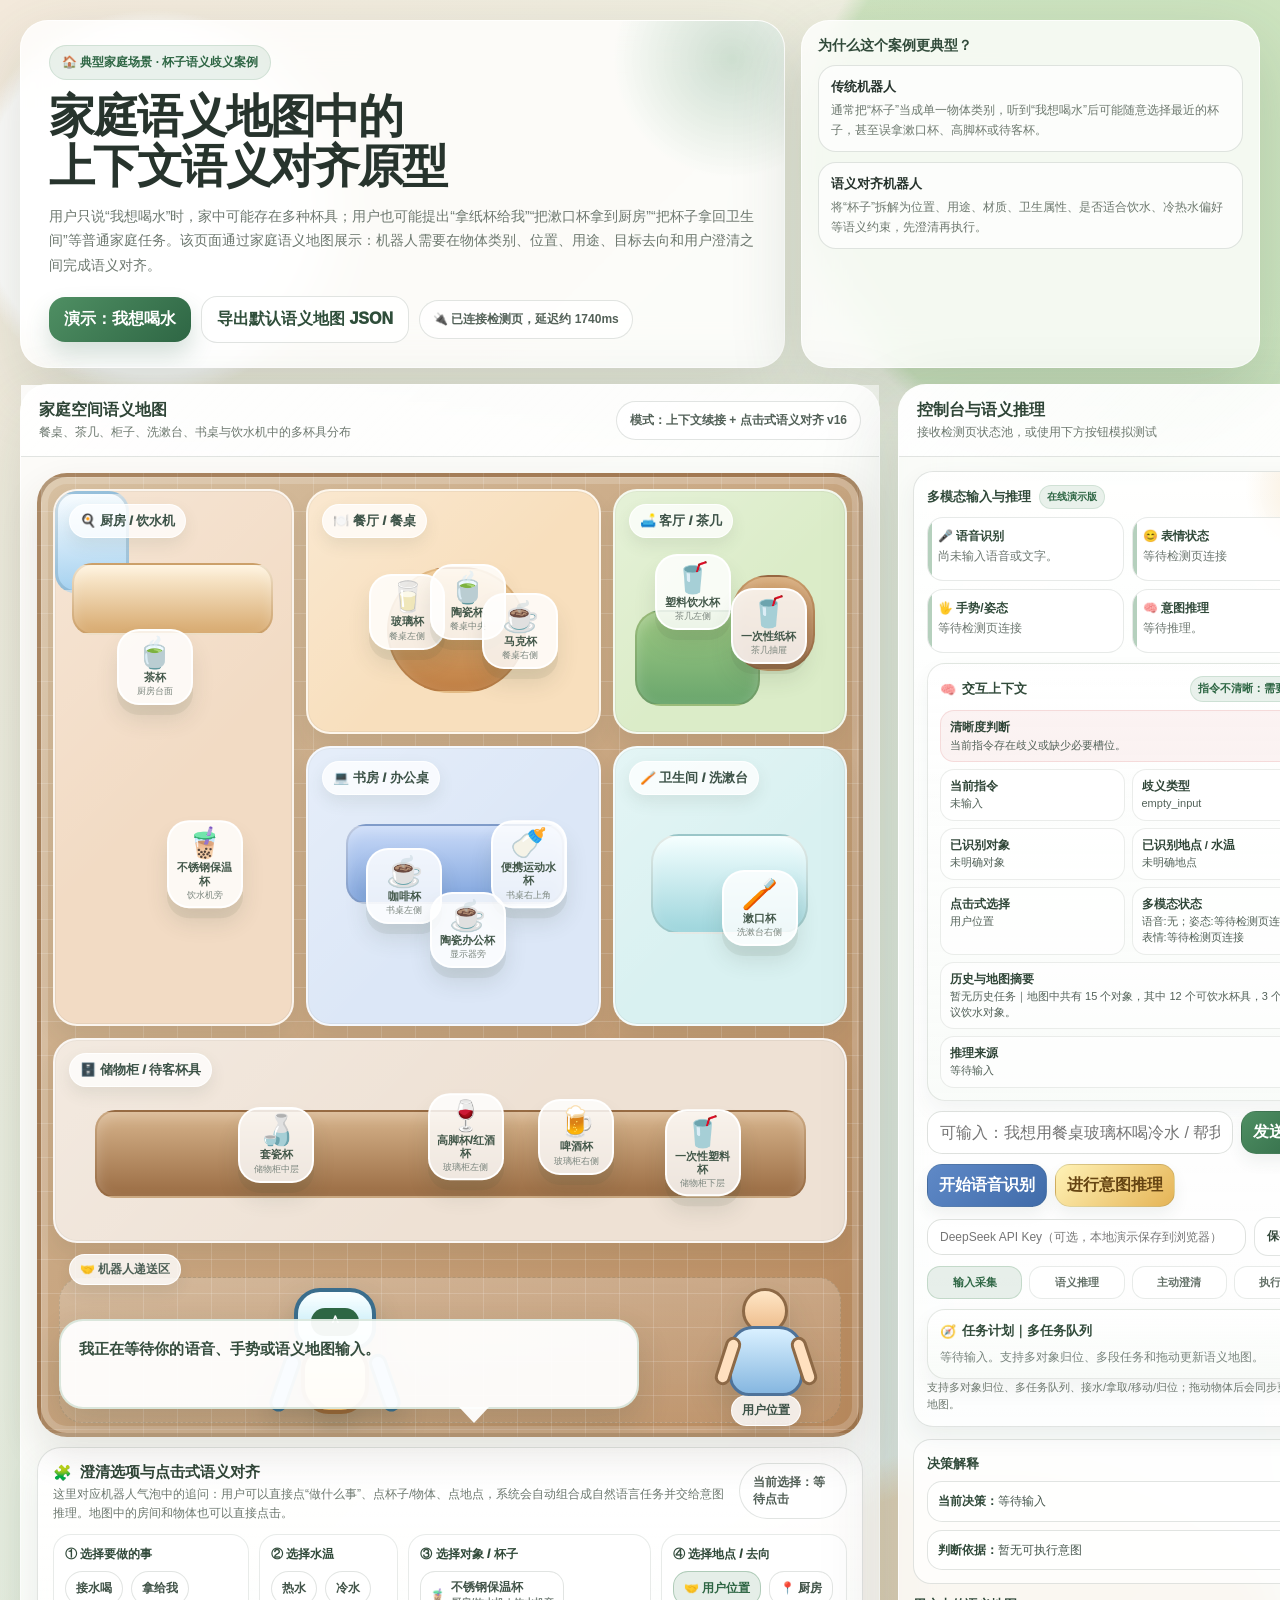
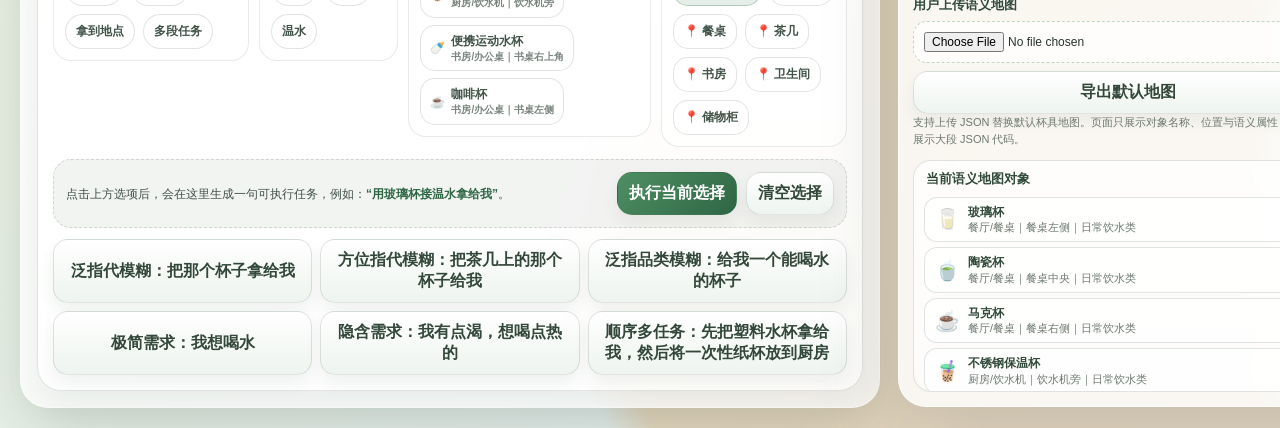
<file: semantic_home_scene.html>
<!DOCTYPE html>
<html lang="zh-CN">
<head>
<meta charset="UTF-8" />
<meta name="viewport" content="width=device-width, initial-scale=1.0" />
<title>家庭语义地图虚拟交互场景 v17-clean</title>
<link rel="stylesheet" href="styles/base.css" />
<link rel="stylesheet" href="styles/scene.css" />

</head>
<body>
<div class="page">
  <section class="topbar">
    <div class="hero">
      <div class="kicker">🏠 典型家庭场景 · 杯子语义歧义案例</div>
      <h1>家庭语义地图中的<br/>上下文语义对齐原型</h1>
      <p>用户只说“我想喝水”时，家中可能存在多种杯具；用户也可能提出“拿纸杯给我”“把漱口杯拿到厨房”“把杯子拿回卫生间”等普通家庭任务。该页面通过家庭语义地图展示：机器人需要在物体类别、位置、用途、目标去向和用户澄清之间完成语义对齐。</p>
      <div class="top-actions">
        <button class="primary-btn" id="demoAmbiguousWaterBtn" type="button">演示：我想喝水</button>
        <button class="secondary-btn" id="downloadDefaultMapTopBtn" type="button">导出默认语义地图 JSON</button>
        <span class="pill" id="connectionPill">🔌 等待检测页连接</span>
      </div>
    </div>
    <aside class="brief-card">
      <div class="brief-title">为什么这个案例更典型？</div>
      <div class="compare">
        <div class="compare-row"><b>传统机器人</b><span>通常把“杯子”当成单一物体类别，听到“我想喝水”后可能随意选择最近的杯子，甚至误拿漱口杯、高脚杯或待客杯。</span></div>
        <div class="compare-row"><b>语义对齐机器人</b><span>将“杯子”拆解为位置、用途、材质、卫生属性、是否适合饮水、冷热水偏好等语义约束，先澄清再执行。</span></div>
      </div>
    </aside>
  </section>

  <main class="layout">
    <section class="scene-card">
      <div class="card-head">
        <div><div class="card-title">家庭空间语义地图</div><div class="card-subtitle">餐桌、茶几、柜子、洗漱台、书桌与饮水机中的多杯具分布</div></div>
        <span class="pill" id="modePill">模式：语义对齐</span>
      </div>
      <div class="house-wrap">
        <div class="house" id="house">
          <div class="bubble" id="bubble">你好，我是家庭服务机器人。你可以说“我想喝水”，我会先判断杯子和水温是否明确；如果不明确，我会问：“你希望用哪里的杯子？喝饮水机里的热水还是冷水？”</div>
          <div class="route-line" id="routeLine"></div>
          <div class="room kitchen" data-room="kitchen"><div class="room-title">🍳 厨房 / 饮水机</div><div class="furniture counter"></div><div class="dispenser"></div></div>
          <div class="room dining" data-room="dining"><div class="room-title">🍽️ 餐厅 / 餐桌</div><div class="furniture table"></div></div>
          <div class="room living" data-room="living"><div class="room-title">🛋️ 客厅 / 茶几</div><div class="furniture sofa"></div><div class="furniture coffee-table"></div></div>
          <div class="room study" data-room="study"><div class="room-title">💻 书房 / 办公桌</div><div class="furniture desk"></div></div>
          <div class="room bathroom" data-room="bathroom"><div class="room-title">🪥 卫生间 / 洗漱台</div><div class="furniture sink"></div></div>
          <div class="room cabinet" data-room="cabinet"><div class="room-title">🗄️ 储物柜 / 待客杯具</div><div class="furniture storage"></div></div>
          <div class="delivery-title">🤝 机器人递送区</div>
          <div class="delivery-hint"></div>
          <div class="user-spot" id="userSpot"><div class="user-avatar"><div class="head"></div><div class="body"></div><div class="arm left"></div><div class="arm right"></div></div><div class="user-label">用户位置</div></div>
          <div class="robot happy" id="robot" data-carry=""><div class="head"><div class="face" id="robotFace">＾</div></div><div class="body"></div><div class="arm left"></div><div class="arm right"></div></div>

        </div>
      </div>
      <div class="clarification-dock" id="clarificationDock">
        <div class="clarify-head">
          <div>
            <div class="clarify-title">澄清选项与点击式语义对齐</div>
            <div class="clarify-subtitle">这里对应机器人气泡中的追问：用户可以直接点“做什么事”、点杯子/物体、点地点，系统会自动组合成自然语言任务并交给意图推理。地图中的房间和物体也可以直接点击。</div>
          </div>
          <span class="pill" id="guidedStatePill">当前选择：等待点击</span>
        </div>
        <div class="clarify-grid">
          <div class="clarify-block">
            <div class="clarify-block-title">① 选择要做的事</div>
            <div class="choice-row" id="intentChoices">
              <button class="choice intent-choice" data-intent="water">接水喝</button>
              <button class="choice intent-choice" data-intent="handover">拿给我</button>
              <button class="choice intent-choice" data-intent="move">拿到地点</button>
              <button class="choice intent-choice" data-intent="multi">多段任务</button>
            </div>
          </div>
          <div class="clarify-block">
            <div class="clarify-block-title">② 选择水温</div>
            <div class="choice-row" id="tempChoices"><button class="choice" data-temp="hot">热水</button><button class="choice" data-temp="cold">冷水</button><button class="choice" data-temp="warm">温水</button></div>
          </div>
          <div class="clarify-block">
            <div class="clarify-block-title">③ 选择对象 / 杯子</div>
            <div class="object-choice-list" id="clarifyObjectChoices"></div>
          </div>
          <div class="clarify-block">
            <div class="clarify-block-title">④ 选择地点 / 去向</div>
            <div class="choice-row" id="roomChoices"></div>
          </div>
        </div>
        <div class="guided-preview">
          <div class="guided-preview-text" id="guidedPreview">点击上方选项后，会在这里生成一句可执行任务，例如：<b>“用玻璃杯接温水拿给我”</b>。</div>
          <button class="tool-btn primary" id="runGuidedChoiceBtn" type="button">执行当前选择</button>
          <button class="tool-btn" id="resetGuidedChoiceBtn" type="button">清空选择</button>
        </div>
        <div class="toolbar example-toolbar" id="exampleTaskButtons">
          <button class="tool-btn" data-example="把那个杯子拿给我">泛指代模糊：把那个杯子拿给我</button>
          <button class="tool-btn" data-example="把茶几上的那个杯子给我">方位指代模糊：把茶几上的那个杯子给我</button>
          <button class="tool-btn" data-example="给我一个能喝水的杯子">泛指品类模糊：给我一个能喝水的杯子</button>
          <button class="tool-btn" data-example="我想喝水">极简需求：我想喝水</button>
          <button class="tool-btn" data-example="我有点渴，想喝点热的">隐含需求：我有点渴，想喝点热的</button>
          <button class="tool-btn" data-example="先把塑料水杯拿给我，然后将一次性纸杯放到厨房">顺序多任务：先把塑料水杯拿给我，然后将一次性纸杯放到厨房</button>
        </div>
      </div>
    </section>

    <aside class="panel-card">
      <div class="card-head"><div><div class="card-title">控制台与语义推理</div><div class="card-subtitle">接收检测页状态池，或使用下方按钮模拟测试</div></div></div>
      <div class="panel-body">
        <div class="interaction-card">
          <div class="info-title">多模态输入与推理</div>
          <div class="status-grid" id="stateBox">
            <div class="status-chip"><b>🎤 语音识别</b><span id="voiceStatus">尚未输入语音。</span></div>
            <div class="status-chip"><b>😊 表情状态</b><span id="expressionStatus">等待检测页连接。</span></div>
            <div class="status-chip"><b>🖐️ 手势/姿态</b><span id="poseStatus">等待检测页连接。</span></div>
            <div class="status-chip"><b>🧠 意图推理</b><span id="aiStatus">等待推理。</span></div>
          </div>
          <div class="context-board" id="contextBoard">
            <div class="context-head"><div class="context-title">交互上下文</div><div class="context-pill" id="contextClarityPill">等待输入</div></div>
            <div class="context-grid" id="contextBox">
              <div class="context-chip full">这里会显示 AI 推理前参考的上下文：用户当前指令、是否有“这个/那个”等模糊指代、候选对象、已选择的水温/地点、历史澄清状态与语义地图摘要。</div>
            </div>
          </div>
          <div class="input-row">
            <input id="typedInput" class="text-input" placeholder="可输入：我想用餐桌玻璃杯喝冷水 / 帮我拿一次性纸杯，不要接水" />
            <button class="tool-btn primary" id="sendTextBtn" type="button">发送输入</button>
          </div>
          <div class="input-row">
            <button class="tool-btn blue" id="voiceSceneBtn" type="button">开始语音识别</button>
            <button class="tool-btn gold" id="inferSceneBtn" type="button">进行意图推理</button>
          </div>
          <div class="key-row">
            <input id="sceneApiKey" class="key-input" type="password" placeholder="DeepSeek API Key（可选，本地演示保存到浏览器）" />
            <button class="mini-btn" id="saveSceneApiKeyBtn" type="button">保存 Key</button>
          </div>
          <div class="process-strip" id="processStrip"><div class="process-step on">输入采集</div><div class="process-step">语义推理</div><div class="process-step">主动澄清</div><div class="process-step">执行递送</div></div>
          <div class="planner-board" id="plannerBoard"><div class="planner-title">任务计划</div><div class="planner-empty">等待输入。推理后会显示机器人准备执行的步骤。</div></div>
          <div class="small-note">本页接收检测页状态池，也支持直接输入；任务统一进入语义地图规划器处理。</div>
        </div>
        <div class="info-box compact" id="decisionBox"><div class="info-title">决策解释</div>等待用户输入。</div>
        <div>
          <div class="info-title">用户上传语义地图</div>
          <div class="filebox"><input type="file" id="mapUpload" accept="application/json,.json" /></div>
          <div class="map-actions" style="margin-top:8px"><button class="tool-btn" id="downloadDefaultMapPanelBtn" type="button">导出默认地图</button></div>
          <div class="small-note">支持上传 JSON 替换默认杯具地图。页面只展示对象名称、位置与语义属性，不再直接展示大段 JSON 代码。</div>
        </div>
        <div class="info-box tall semantic-map-panel">
          <div class="info-title">当前语义地图对象</div>
          <div class="map-list" id="mapBox"></div>
        </div>
      </div>
    </aside>
  </main>
</div>

<script src="src/map/semanticMap.js"></script>
<script src="src/robot/robotStateMachine.js"></script>
<script src="src/map/mapRenderer.js"></script>
<script src="src/robot/robotExecutor.js"></script>
<script src="src/planner/taskParser.js"></script>
<script src="src/planner/llmPlanner.js"></script>
<script src="src/ui/panels.js"></script>
<script src="src/planner/ruleValidator.js"></script>
<script src="src/ui/clarificationDock.js"></script>
<script src="src/ui/sceneBootstrap.js"></script>
</body>
</html>
</file>
<file: styles/base.css>
/* Shared base styles for the HRI semantic alignment prototype. */
*{box-sizing:border-box;margin:0;padding:0}
html{scroll-behavior:smooth}
body{min-height:100vh}
button,input,select,textarea{font:inherit}
button{border:none;cursor:pointer}
.hidden{display:none!important}
</file>
<file: styles/scene.css>
/* Semantic home scene styles. */
:root{
  --ink:#27342d;
  --muted:#6d786f;
  --cream:#f8f1e7;
  --paper:rgba(255,255,255,.78);
  --paper-solid:#fffdf8;
  --line:rgba(71,91,76,.16);
  --green:#4f8f63;
  --green-dark:#2e6644;
  --gold:#e1a64f;
  --blue:#4d79b9;
  --rose:#d97979;
  --violet:#7468c8;
  --shadow:0 24px 70px rgba(50,70,56,.18);
  --radius:28px;
}
*{box-sizing:border-box;margin:0;padding:0}
body{
  min-height:100vh;
  font-family:-apple-system,BlinkMacSystemFont,"SF Pro Display","PingFang SC","Microsoft YaHei",sans-serif;
  color:var(--ink);
  background:
    radial-gradient(circle at 12% 10%,rgba(255,255,255,.92) 0 8%,transparent 9%),
    radial-gradient(circle at 86% 8%,rgba(193,223,178,.72) 0 13%,transparent 14%),
    radial-gradient(circle at 78% 92%,rgba(233,191,139,.46) 0 18%,transparent 20%),
    linear-gradient(135deg,#f4eadc 0%,#eaf3e5 52%,#e6eef6 100%);
  padding:20px;
  overflow-x:hidden;
}
button,input,select,textarea{font:inherit}
button{border:none;cursor:pointer}
.page{max-width:1540px;margin:0 auto;}
.topbar{
  display:grid;
  grid-template-columns:1.25fr .75fr;
  gap:16px;
  margin-bottom:16px;
}
@media(max-width:1150px){.topbar,.layout{grid-template-columns:1fr!important}.scene-card{min-height:auto}.house{min-height:760px}.panel-card{position:static!important}.toolbar{grid-template-columns:1fr 1fr!important}}
@media(max-width:760px){body{padding:12px}.toolbar{grid-template-columns:1fr!important}.room-title{font-size:12px}.object{width:62px}.object .icon{font-size:24px}.object .label{font-size:10px}.bubble{width:92%!important;left:4%!important;right:4%!important;transform:none!important}.house{min-height:880px}.room{min-height:150px}.top-actions{flex-direction:column}.top-actions>*{width:100%}}
.hero,.brief-card,.scene-card,.panel-card{
  background:var(--paper);
  backdrop-filter:blur(22px);
  border:1px solid rgba(255,255,255,.78);
  box-shadow:var(--shadow);
  border-radius:var(--radius);
  overflow:hidden;
}
.hero{padding:24px 28px;position:relative;}
.hero:after{
  content:"";
  position:absolute;right:-78px;top:-92px;width:260px;height:260px;border-radius:999px;
  background:radial-gradient(circle,rgba(79,143,99,.27),transparent 65%);
}
.kicker{display:inline-flex;align-items:center;gap:8px;background:rgba(79,143,99,.12);border:1px solid rgba(79,143,99,.16);color:var(--green-dark);border-radius:999px;padding:8px 12px;font-size:12px;font-weight:900;margin-bottom:12px;}
h1{font-size:clamp(27px,3.6vw,48px);line-height:1.08;letter-spacing:-.04em;margin-bottom:12px;}
.hero p{font-size:14px;line-height:1.78;color:var(--muted);max-width:920px;}
.top-actions{display:flex;gap:10px;align-items:center;flex-wrap:wrap;margin-top:18px;position:relative;z-index:1;}
.pill{display:inline-flex;align-items:center;gap:7px;border-radius:999px;padding:10px 13px;background:rgba(255,255,255,.75);border:1px solid var(--line);color:#536158;font-size:12px;font-weight:800;}
.primary-btn{padding:12px 15px;border-radius:16px;background:linear-gradient(135deg,#4f8f63,#2e6644);color:white;font-weight:950;box-shadow:0 13px 24px rgba(46,102,68,.2)}
.secondary-btn{padding:12px 15px;border-radius:16px;background:rgba(255,255,255,.8);border:1px solid var(--line);color:#2f4e3a;font-weight:950;}
.brief-card{padding:16px;display:flex;flex-direction:column;gap:10px;}
.brief-title{font-size:14px;font-weight:950;color:#314a3a;}
.compare{display:grid;gap:10px;}
.compare-row{padding:12px;border-radius:18px;border:1px solid var(--line);background:rgba(255,255,255,.67);}
.compare-row b{display:block;font-size:13px;margin-bottom:4px}.compare-row span{font-size:12px;color:var(--muted);line-height:1.55}
.layout{display:grid;grid-template-columns:minmax(860px,1fr) 460px;gap:18px;align-items:start;}
.scene-card{min-height:860px;}
.card-head{padding:15px 18px;border-bottom:1px solid var(--line);background:linear-gradient(135deg,rgba(255,255,255,.86),rgba(255,255,255,.5));display:flex;justify-content:space-between;align-items:center;gap:10px;}
.card-title{font-weight:950;color:#2f4537}.card-subtitle{font-size:12px;color:var(--muted);margin-top:3px}
.house-wrap{padding:16px;}
.house{
  position:relative;
  min-height:780px;
  display:grid;
  grid-template-columns:1.05fr 1.28fr 1.02fr;
  grid-template-rows:245px 280px 205px;
  gap:12px;
  padding:12px;
  border-radius:30px;
  background:
    linear-gradient(90deg,rgba(255,255,255,.16) 1px,transparent 1px),
    linear-gradient(rgba(255,255,255,.16) 1px,transparent 1px),
    linear-gradient(135deg,#d7c0a1,#b8895d);
  background-size:34px 34px,34px 34px,100% 100%;
  border:4px solid rgba(111,77,48,.33);
  box-shadow:inset 0 0 0 7px rgba(255,255,255,.18), 0 18px 38px rgba(70,55,38,.12);
  overflow:hidden;
}
.room{
  position:relative;
  border-radius:24px;
  border:2px solid rgba(255,255,255,.72);
  box-shadow:inset 0 0 0 1px rgba(74,70,55,.07),0 12px 20px rgba(55,60,45,.08);
  overflow:hidden;
}
.room:after{content:"";position:absolute;inset:0;background:linear-gradient(135deg,rgba(255,255,255,.28),transparent 55%);pointer-events:none;}
.room.kitchen{grid-row:1/3;background:#f2dbc4;}
.room.dining{background:#f8dfbd;}
.room.living{background:#dbecc8;}
.room.study{background:#dce7f7;}
.room.bathroom{background:#d9f1f1;}
.room.cabinet{grid-column:1/4;background:#eee1d4;}
.room-title{position:absolute;left:14px;top:13px;z-index:3;display:inline-flex;align-items:center;gap:6px;padding:7px 10px;border-radius:999px;background:rgba(255,255,255,.76);border:1px solid rgba(255,255,255,.85);font-size:13px;font-weight:950;color:#3d5348;box-shadow:0 7px 16px rgba(70,85,65,.1)}
.furniture{position:absolute;z-index:1;border-radius:20px;background:rgba(255,255,255,.25);border:2px solid rgba(122,91,65,.13);box-shadow:inset 0 5px 14px rgba(255,255,255,.22)}
.counter{left:7%;top:72px;width:85%;height:72px;background:linear-gradient(180deg,#fff3dd,#d7a96e)}
.dispenser{left:18%;top:168px;width:74px;height:102px;border-radius:20px;background:linear-gradient(180deg,#f5fbff,#8fc6ec);border:3px solid rgba(42,97,130,.28);z-index:2;}
.dispenser:before{content:"饮水机";position:absolute;top:-28px;left:50%;transform:translateX(-50%);font-size:11px;font-weight:900;color:#42667e;background:rgba(255,255,255,.72);border-radius:999px;padding:4px 7px;white-space:nowrap}
.table{left:27%;top:76px;width:48%;height:126px;border-radius:999px;background:linear-gradient(180deg,#f2c98f,#bf7e43)}
.sofa{left:9%;bottom:26px;width:54%;height:96px;background:linear-gradient(180deg,#9fca83,#6aa66d);border-radius:26px}
.coffee-table{right:13%;top:84px;width:36%;height:96px;border-radius:36px;background:linear-gradient(180deg,#d3a36e,#9a6742)}
.desk{left:13%;top:76px;width:75%;height:80px;background:linear-gradient(180deg,#c9daf8,#7fa4dd)}
.sink{left:16%;top:86px;width:68%;height:100px;background:linear-gradient(180deg,#f4ffff,#9dd5dc);border-radius:28px}
.storage{left:5%;top:70px;width:90%;height:88px;background:linear-gradient(180deg,#d7b48c,#9a6c43)}
.robot{
  position:absolute;
  left:50%;top:86%;
  width:118px;height:138px;
  transform:translate(-50%,-50%);
  z-index:30;
  transition:left 1.1s cubic-bezier(.2,.9,.2,1), top 1.1s cubic-bezier(.2,.9,.2,1), transform .25s ease;
  filter:drop-shadow(0 14px 14px rgba(32,48,37,.22));
}
.robot.walking{animation:bob .65s ease-in-out infinite;}
@keyframes bob{0%,100%{transform:translate(-50%,-50%) translateY(0)}50%{transform:translate(-50%,-50%) translateY(-7px)}}
.robot .head{position:absolute;left:18px;top:0;width:82px;height:62px;border-radius:26px 26px 22px 22px;background:linear-gradient(180deg,#fbffff,#bdefff);border:4px solid #3b6e8d;}
.robot .face{position:absolute;left:13px;right:13px;top:16px;height:28px;border-radius:14px;background:#264b66;color:white;text-align:center;line-height:28px;font-size:16px;font-weight:950;}
.robot .body{position:absolute;left:25px;top:58px;width:68px;height:68px;border-radius:24px 24px 28px 28px;background:linear-gradient(180deg,#fff6af,#ffbe66);border:4px solid #9a6635;}
.robot .arm{position:absolute;top:66px;width:18px;height:60px;border-radius:999px;background:#85c9ff;border:3px solid #3b6e8d;transform-origin:50% 10%;}
.robot .arm.left{left:8px;transform:rotate(19deg)}.robot .arm.right{right:8px;transform:rotate(-19deg)}
.robot.carrying .body:after{content:attr(data-carry);position:absolute;right:-22px;top:18px;font-size:31px;filter:drop-shadow(0 3px 2px rgba(0,0,0,.24))}
.robot.confused .face{background:#805c94}.robot.stop .face{background:#934747}.robot.happy .face{background:#2f6845}
.bubble{
  position:absolute;
  left:50%;top:18px;transform:translateX(-50%);
  width:min(680px,72%);
  min-height:86px;
  padding:16px 18px;
  border-radius:24px;
  background:rgba(255,255,255,.92);
  border:2px solid rgba(79,143,99,.2);
  box-shadow:0 15px 34px rgba(43,65,51,.16);
  z-index:40;
  line-height:1.6;
  color:#354d3e;
  font-size:15px;
}
.bubble:after{content:"";position:absolute;left:50%;bottom:-16px;transform:translateX(-50%);border-left:15px solid transparent;border-right:15px solid transparent;border-top:16px solid rgba(255,255,255,.92)}
.object{
  position:absolute;
  z-index:8;
  width:76px;
  min-height:76px;
  transform:translate(-50%,-50%);
  display:flex;flex-direction:column;align-items:center;justify-content:center;text-align:center;
  border-radius:22px;
  background:rgba(255,255,255,.82);
  border:2px solid rgba(255,255,255,.95);
  box-shadow:0 10px 0 rgba(67,77,55,.08),0 15px 22px rgba(55,70,58,.12);
  transition:transform .18s ease, box-shadow .18s ease, opacity .25s ease, filter .18s ease;
  user-select:none;
  cursor:pointer;
  padding:6px;
}
.object:hover{transform:translate(-50%,-55%) rotate(-1deg)}
.object.selected{box-shadow:0 0 0 6px rgba(225,166,79,.58),0 15px 22px rgba(55,70,58,.14);filter:saturate(1.15)}
.object.candidate{box-shadow:0 0 0 5px rgba(77,121,185,.5),0 15px 22px rgba(55,70,58,.14)}
.object.blocked{box-shadow:0 0 0 5px rgba(199,91,91,.46),0 15px 22px rgba(55,70,58,.14)}
.object.carried{opacity:.28;pointer-events:none;filter:grayscale(.2)}
.object .icon{font-size:30px;line-height:1}.object .label{font-size:11px;font-weight:950;color:#425749;margin-top:3px;line-height:1.2}.object .loc{font-size:9px;color:#7b867e;margin-top:2px;line-height:1.15}
.room.active{outline:6px solid rgba(225,166,79,.5);outline-offset:-7px;filter:saturate(1.08)}
.route-line{position:absolute;left:50%;top:86%;width:0;height:0;border-top:4px dashed rgba(79,143,99,.45);z-index:25;transform-origin:left center;opacity:0;transition:.25s ease}.route-line.active{opacity:1}
.panel-card{position:sticky;top:16px;}
.panel-body{padding:14px;display:grid;gap:12px;}
.info-box{padding:13px;border-radius:18px;background:rgba(255,255,255,.72);border:1px solid var(--line);font-size:12px;line-height:1.62;color:#48584f;white-space:pre-wrap;max-height:185px;overflow:auto;}
.info-box.tall{max-height:260px}.info-title{font-size:13px;font-weight:950;color:#314a3a;margin-bottom:7px}
.toolbar{display:grid;grid-template-columns:1fr 1fr;gap:8px}.tool-btn{border-radius:15px;padding:10px 11px;font-weight:950;color:#33483a;background:linear-gradient(180deg,#fff,#eef4ef);border:1px solid var(--line);box-shadow:0 8px 16px rgba(43,65,51,.07);}
.tool-btn.primary{color:white;background:linear-gradient(135deg,#4f8f63,#2e6644)}.tool-btn.blue{color:white;background:linear-gradient(135deg,#5f89c7,#406ba9)}.tool-btn.gold{color:#654412;background:linear-gradient(135deg,#fff2b6,#e5b456)}.tool-btn.red{color:white;background:linear-gradient(135deg,#d97979,#a84d4d)}
.choice-row{display:flex;gap:8px;flex-wrap:wrap}.choice{padding:8px 10px;border-radius:999px;background:rgba(255,255,255,.77);border:1px solid var(--line);font-size:12px;font-weight:900;color:#415348}.choice.active{background:rgba(79,143,99,.15);color:var(--green-dark);border-color:rgba(79,143,99,.36)}
.map-list{display:grid;gap:8px;}.map-row{display:grid;grid-template-columns:auto 1fr auto;gap:8px;align-items:center;padding:10px;border-radius:15px;background:rgba(255,255,255,.68);border:1px solid var(--line);font-size:12px}.map-row b{display:block;color:#314a3a}.map-row span{font-size:11px;color:var(--muted)}.score{font-size:11px;font-weight:950;border-radius:999px;padding:5px 7px;background:rgba(79,143,99,.1);color:var(--green-dark)}
.filebox{display:grid;gap:8px}.filebox input{width:100%;font-size:12px;padding:10px;border-radius:14px;border:1px dashed rgba(79,143,99,.35);background:rgba(255,255,255,.72)}.small-note{font-size:11px;color:var(--muted);line-height:1.55}.code-sample{font-family:ui-monospace,SFMono-Regular,Menlo,monospace;font-size:11px;line-height:1.5;background:rgba(38,52,45,.06);padding:10px;border-radius:14px;white-space:pre-wrap;max-height:120px;overflow:auto}

/* 底部对话区、用户位置与多模态控制 */
.scene-card{min-height:940px;}
.house{min-height:940px;padding:12px 12px 190px;}
.robot{left:36%;top:92%;}
.bubble{left:18px;right:220px;top:auto;bottom:24px;width:auto;min-height:90px;transform:none;background:rgba(255,255,255,.95);}
.bubble:after{left:auto;right:148px;bottom:-16px;transform:none;border-top-color:rgba(255,255,255,.95)}
.delivery-hint{position:absolute;left:18px;right:18px;bottom:10px;height:146px;border-radius:24px;background:linear-gradient(180deg,rgba(255,255,255,.22),rgba(255,255,255,.08));border:1px dashed rgba(71,91,76,.18);pointer-events:none}
.delivery-title{position:absolute;left:28px;bottom:148px;z-index:4;display:inline-flex;align-items:center;gap:6px;padding:6px 10px;border-radius:999px;background:rgba(255,255,255,.82);border:1px solid rgba(255,255,255,.9);font-size:12px;font-weight:900;color:#4c5f55;box-shadow:0 8px 16px rgba(43,65,51,.08)}
.user-spot{position:absolute;right:34px;top:92%;width:118px;height:138px;transform:translate(0,-50%);z-index:29;display:flex;flex-direction:column;align-items:center;justify-content:flex-end;filter:drop-shadow(0 14px 14px rgba(32,48,37,.16))}
.user-avatar{position:relative;width:92px;height:116px}.user-avatar .head{position:absolute;left:22px;top:0;width:46px;height:46px;border-radius:999px;background:linear-gradient(180deg,#ffe6c6,#edbb8a);border:3px solid #8d6946}.user-avatar .body{position:absolute;left:9px;top:38px;width:74px;height:70px;border-radius:24px 24px 20px 20px;background:linear-gradient(180deg,#d9f0ff,#86b7e0);border:3px solid #4e739a}.user-avatar .arm{position:absolute;top:48px;width:16px;height:50px;border-radius:999px;background:#ffe0bf;border:3px solid #8d6946}.user-avatar .arm.left{left:0;transform:rotate(18deg)}.user-avatar .arm.right{right:0;transform:rotate(-18deg)}.user-label{margin-top:4px;padding:6px 10px;border-radius:999px;background:rgba(255,255,255,.84);border:1px solid rgba(255,255,255,.92);font-size:12px;font-weight:950;color:#3d5348}
.interaction-card{padding:13px;border-radius:20px;background:linear-gradient(180deg,rgba(255,255,255,.82),rgba(255,255,255,.62));border:1px solid var(--line);box-shadow:0 10px 24px rgba(43,65,51,.07)}
.status-grid{display:grid;grid-template-columns:1fr 1fr;gap:8px;margin-top:8px}.status-chip{min-height:64px;padding:10px;border-radius:16px;background:rgba(255,255,255,.72);border:1px solid rgba(71,91,76,.13);font-size:12px;line-height:1.45;color:#4a5b51}.status-chip b{display:block;color:#314a3a;margin-bottom:2px}.status-chip span{color:#6b766f}.input-row{display:flex;gap:8px;margin-top:10px}.text-input{flex:1;min-width:0;border:1px solid rgba(71,91,76,.18);background:rgba(255,255,255,.88);border-radius:15px;padding:11px 12px;color:#2f4537;outline:none}.text-input:focus{box-shadow:0 0 0 4px rgba(79,143,99,.13);border-color:rgba(79,143,99,.36)}.tool-btn.wide{width:100%}.decision-list{display:grid;gap:8px}.decision-item{padding:10px;border-radius:15px;background:rgba(255,255,255,.68);border:1px solid var(--line);font-size:12px;line-height:1.55}.decision-item b{color:#314a3a}.map-actions{display:flex;gap:8px;flex-wrap:wrap}.map-actions .tool-btn{flex:1;min-width:140px}.info-box.compact{max-height:150px}.hidden{display:none!important}
@media(max-width:760px){.house{min-height:900px;padding-bottom:210px}.bubble{left:12px!important;right:12px!important;bottom:12px!important;width:auto!important;transform:none!important}.bubble:after{right:92px}.user-spot{right:14px!important}.robot{left:28%!important}.status-grid{grid-template-columns:1fr}.input-row{flex-direction:column}.input-row .tool-btn{width:100%}}


/* 交互控制台与推理反馈 */
.panel-card{box-shadow:0 30px 80px rgba(37,58,45,.18)}
.interaction-card{position:relative;overflow:hidden}
.interaction-card:before{content:"";position:absolute;right:-48px;top:-58px;width:150px;height:150px;border-radius:999px;background:radial-gradient(circle,rgba(225,166,79,.24),transparent 66%);pointer-events:none}
.interaction-card .info-title{display:flex;align-items:center;gap:8px}
.interaction-card .info-title:after{content:"在线演示版";font-size:10px;color:#2e6644;background:rgba(79,143,99,.12);padding:4px 7px;border-radius:999px;border:1px solid rgba(79,143,99,.16)}
.status-chip{transition:.2s ease;position:relative;overflow:hidden}.status-chip:after{content:"";position:absolute;left:0;top:0;bottom:0;width:4px;background:rgba(79,143,99,.42)}.status-chip.active{box-shadow:0 0 0 4px rgba(79,143,99,.09);transform:translateY(-1px)}
.key-row{display:flex;gap:8px;margin-top:10px;align-items:center}.key-input{flex:1;min-width:0;border:1px solid rgba(71,91,76,.18);background:rgba(255,255,255,.82);border-radius:15px;padding:10px 12px;color:#2f4537;outline:none;font-size:12px}.key-input:focus{box-shadow:0 0 0 4px rgba(79,143,99,.13);border-color:rgba(79,143,99,.36)}
.mini-btn{border-radius:14px;padding:10px 12px;background:rgba(255,255,255,.82);border:1px solid var(--line);font-weight:950;color:#33483a;white-space:nowrap;font-size:12px}.mini-btn:hover,.tool-btn:hover,.primary-btn:hover,.secondary-btn:hover{transform:translateY(-1px);filter:brightness(.985)}
.bubble{white-space:pre-line;font-weight:760;letter-spacing:.005em}.bubble.waiting{box-shadow:0 0 0 6px rgba(225,166,79,.18),0 15px 34px rgba(43,65,51,.16)}.bubble.ai{border-color:rgba(116,104,200,.35);box-shadow:0 0 0 6px rgba(116,104,200,.12),0 15px 34px rgba(43,65,51,.16)}
.tool-btn.loading{position:relative;pointer-events:none;opacity:.78}.tool-btn.loading:after{content:"";display:inline-block;width:12px;height:12px;margin-left:8px;border-radius:999px;border:2px solid rgba(255,255,255,.55);border-top-color:rgba(255,255,255,1);vertical-align:-2px;animation:spin .85s linear infinite}@keyframes spin{to{transform:rotate(360deg)}}
.process-strip{display:grid;grid-template-columns:repeat(4,1fr);gap:7px;margin-top:10px}.process-step{padding:8px 7px;border-radius:13px;background:rgba(255,255,255,.64);border:1px solid rgba(71,91,76,.12);font-size:11px;text-align:center;font-weight:850;color:#647168}.process-step.on{background:rgba(79,143,99,.13);color:#2e6644;border-color:rgba(79,143,99,.24)}
.decision-list{animation:fadeIn .22s ease}.map-row{transition:.18s ease}.map-row:hover{transform:translateX(2px);background:rgba(255,255,255,.84)}@keyframes fadeIn{from{opacity:0;transform:translateY(3px)}to{opacity:1;transform:none}}
@media(max-width:1150px){.layout{grid-template-columns:1fr!important}.panel-card{position:static}.key-row{flex-direction:column}.key-row>*{width:100%}.process-strip{grid-template-columns:1fr 1fr}}



/* 通用移动任务与实时位置更新 */
.semantic-map-panel{white-space:normal!important;padding:12px!important;max-height:300px!important;overflow:auto;background:linear-gradient(180deg,rgba(255,255,255,.78),rgba(255,255,255,.58))!important;}
.semantic-map-panel .info-title{margin:0 0 10px!important;font-size:13px;line-height:1.25;}
.semantic-map-panel .map-list{gap:6px!important;}
.semantic-map-panel .map-row{grid-template-columns:26px 1fr auto!important;gap:8px!important;padding:8px 10px!important;border-radius:14px!important;min-height:54px;background:rgba(255,255,255,.72)!important;}
.semantic-map-panel .map-row div:first-child{font-size:20px;text-align:center;line-height:1;}
.semantic-map-panel .map-row b{font-size:12px;line-height:1.2;margin-bottom:2px;}
.semantic-map-panel .map-row span{display:block;font-size:10.5px;line-height:1.35;white-space:normal;}
.semantic-map-panel .score{font-size:10.5px;padding:5px 7px;white-space:nowrap;}
.semantic-map-panel .score.handover{background:rgba(77,121,185,.10);color:#406ba9;}
.toolbar .tool-btn{min-height:40px;}



/* 地图对象状态与紧凑列表 */
.object.in-transit{opacity:.16;pointer-events:none;filter:grayscale(.35);box-shadow:0 0 0 5px rgba(225,166,79,.25),0 15px 22px rgba(55,70,58,.10)}
.object.at-user{z-index:43;background:linear-gradient(180deg,rgba(255,255,255,.92),rgba(234,245,255,.86));box-shadow:0 0 0 5px rgba(77,121,185,.22),0 15px 22px rgba(55,70,58,.14)}
.semantic-map-panel{padding:10px!important;max-height:245px!important;border-radius:18px!important;display:flex!important;flex-direction:column!important;gap:7px!important;}
.semantic-map-panel .info-title{margin:0!important;padding:0 2px 2px!important;}
.semantic-map-panel .map-list{display:flex!important;flex-direction:column!important;gap:5px!important;}
.semantic-map-panel .map-row{min-height:44px!important;padding:7px 9px!important;border-radius:13px!important;grid-template-columns:24px 1fr auto!important;}
.semantic-map-panel .map-row b{font-size:12px!important;}
.semantic-map-panel .map-row span{font-size:10px!important;line-height:1.25!important;}
.semantic-map-panel .score.move{background:rgba(225,166,79,.12);color:#7a5521;}


/* 任务计划面板 */
.planner-board{margin-top:10px;padding:12px;border-radius:18px;background:linear-gradient(180deg,rgba(255,255,255,.82),rgba(246,250,246,.72));border:1px solid rgba(71,91,76,.14);box-shadow:0 10px 22px rgba(43,65,51,.06)}
.planner-title{font-size:13px;font-weight:950;color:#314a3a;margin-bottom:8px;display:flex;align-items:center;gap:6px}.planner-title:before{content:'🧭'}
.plan-steps{display:grid;gap:7px}.plan-step{display:grid;grid-template-columns:24px 1fr;gap:8px;align-items:start;padding:8px 9px;border-radius:14px;background:rgba(255,255,255,.76);border:1px solid rgba(71,91,76,.1);font-size:12px;color:#506058;line-height:1.35}.plan-step b{display:block;color:#27342d;margin-bottom:2px}.plan-step .idx{width:24px;height:24px;border-radius:999px;display:flex;align-items:center;justify-content:center;background:rgba(79,143,99,.12);color:#2e6644;font-weight:950;font-size:11px}.plan-step.done{background:rgba(79,143,99,.09);border-color:rgba(79,143,99,.2)}.plan-step.now{background:rgba(225,166,79,.14);border-color:rgba(225,166,79,.35);box-shadow:0 0 0 3px rgba(225,166,79,.09)}.planner-empty{font-size:12px;color:#78847d;line-height:1.5}.map-list{gap:6px}.map-row{padding:8px 9px!important;border-radius:13px!important}.info-box.tall{max-height:232px!important}.score.move{background:rgba(77,121,185,.12);color:#355f98}.score.handover{background:rgba(225,166,79,.16);color:#7a5620}.object.in-transit{opacity:.28;filter:saturate(.7);pointer-events:none}.object.at-user{z-index:35}.bubble.ai{border-color:rgba(88,86,214,.24);box-shadow:0 16px 36px rgba(88,86,214,.12)}



/* 多任务队列与拖拽地图 */
.queue-task{margin-top:9px;padding:10px;border-radius:16px;background:rgba(255,255,255,.66);border:1px solid rgba(71,91,76,.12)}
.queue-task.now{background:rgba(225,166,79,.13);border-color:rgba(225,166,79,.28);box-shadow:0 0 0 3px rgba(225,166,79,.08)}
.queue-task.done{background:rgba(79,143,99,.08);border-color:rgba(79,143,99,.18)}
.queue-head{display:flex;justify-content:space-between;gap:8px;align-items:flex-start;margin-bottom:7px;font-size:12px;line-height:1.35}
.queue-head b{color:#27342d}.queue-head span{color:#6d786f;text-align:right;max-width:48%}
.object{touch-action:none;}
.object.dragging{z-index:999!important;opacity:.92;transform:translate(-50%,-50%) scale(1.08)!important;box-shadow:0 0 0 7px rgba(79,143,99,.28),0 22px 36px rgba(38,52,45,.24)!important;cursor:grabbing!important;pointer-events:auto!important}
.object:before{content:'↕';position:absolute;right:-7px;top:-8px;width:20px;height:20px;border-radius:999px;background:rgba(255,255,255,.94);border:1px solid rgba(71,91,76,.18);display:flex;align-items:center;justify-content:center;font-size:10px;color:#587060;font-weight:950;opacity:0;transition:.18s ease}
.object:hover:before{opacity:1}.semantic-map-panel .map-row{grid-template-columns:28px 1fr auto!important;gap:7px!important;padding:7px 8px!important}.semantic-map-panel .map-row span{font-size:10.5px!important}.semantic-map-panel .score{padding:4px 6px!important;font-size:10px!important}.planner-board{max-height:360px;overflow:auto}.plan-steps{gap:5px!important}.plan-step{padding:7px 8px!important}



/* 地图下方澄清面板与点击式语义控制 */
.scene-card{overflow:visible;}
.house-wrap{padding-bottom:10px;}
.clarification-dock{
  margin:0 16px 16px;
  padding:15px;
  border-radius:24px;
  background:linear-gradient(180deg,rgba(255,255,255,.86),rgba(255,255,255,.66));
  border:1px solid rgba(71,91,76,.16);
  box-shadow:0 16px 34px rgba(43,65,51,.09);
}
.clarify-head{display:flex;align-items:flex-start;justify-content:space-between;gap:12px;margin-bottom:12px;}
.clarify-title{font-size:15px;font-weight:950;color:#2f4537;display:flex;align-items:center;gap:8px;}
.clarify-title:before{content:'🧩';}
.clarify-subtitle{font-size:12px;color:var(--muted);line-height:1.55;margin-top:3px;}
.clarify-grid{display:grid;grid-template-columns:1.05fr .75fr 1.3fr 1fr;gap:10px;align-items:start;}
.clarify-block{min-height:112px;padding:11px;border-radius:18px;background:rgba(255,255,255,.72);border:1px solid rgba(71,91,76,.12);}
.clarify-block-title{font-size:12px;font-weight:950;color:#314a3a;margin-bottom:8px;display:flex;align-items:center;gap:6px;}
.choice.intent-choice,.choice.object-choice,.choice.room-choice{transition:.18s ease;}
.choice.intent-choice:hover,.choice.object-choice:hover,.choice.room-choice:hover{transform:translateY(-1px);box-shadow:0 8px 16px rgba(43,65,51,.08);}
.object-choice-list{display:flex;gap:7px;flex-wrap:wrap;max-height:154px;overflow:auto;padding-right:2px;}
.choice.object-choice{border-radius:15px;padding:7px 9px;text-align:left;display:inline-flex;align-items:center;gap:6px;}
.choice.object-choice small{display:block;font-size:10px;color:#7a857e;font-weight:750;line-height:1.25;margin-top:1px;}
.choice.room-choice{border-radius:15px;}
.guided-preview{margin-top:12px;padding:12px;border-radius:18px;background:rgba(38,52,45,.055);border:1px dashed rgba(71,91,76,.2);display:grid;grid-template-columns:1fr auto auto;gap:9px;align-items:center;}
.guided-preview-text{font-size:12px;line-height:1.5;color:#405048;}
.guided-preview-text b{color:#2e6644;}
.example-toolbar{margin-top:11px;grid-template-columns:repeat(3,1fr);}
.example-toolbar .tool-btn{background:linear-gradient(180deg,#fff,#eef4ef)!important;color:#33483a!important;border:1px solid var(--line)!important;box-shadow:0 8px 16px rgba(43,65,51,.07)!important;}
.room.clickable-room{cursor:pointer;}
.room.clickable-room:hover{outline:5px solid rgba(79,143,99,.26);outline-offset:-7px;filter:saturate(1.08);}
.user-spot.clickable-room{cursor:pointer;}
.user-spot.clickable-room:hover{filter:drop-shadow(0 14px 14px rgba(32,48,37,.16)) saturate(1.15);}
@media(max-width:1150px){.clarify-grid{grid-template-columns:1fr 1fr}.example-toolbar{grid-template-columns:1fr 1fr}.guided-preview{grid-template-columns:1fr}}
@media(max-width:760px){.clarification-dock{margin:0 10px 12px;padding:12px}.clarify-head{flex-direction:column}.clarify-grid{grid-template-columns:1fr}.example-toolbar{grid-template-columns:1fr}.guided-preview{grid-template-columns:1fr}.guided-preview .tool-btn{width:100%}}


/* 透明交互上下文、清晰度与置信度判断 */
.context-board{
  margin-top:10px;
  padding:12px;
  border-radius:18px;
  background:linear-gradient(180deg,rgba(255,255,255,.78),rgba(246,250,246,.66));
  border:1px solid rgba(71,91,76,.14);
  box-shadow:0 10px 22px rgba(43,65,51,.055);
}
.context-head{display:flex;align-items:center;justify-content:space-between;gap:8px;margin-bottom:8px;}
.context-title{font-size:13px;font-weight:950;color:#314a3a;display:flex;align-items:center;gap:6px;}
.context-title:before{content:'🧠';}
.context-pill{font-size:10.5px;font-weight:950;padding:5px 7px;border-radius:999px;background:rgba(79,143,99,.12);color:#2e6644;border:1px solid rgba(79,143,99,.18);white-space:nowrap;}
.context-grid{display:grid;grid-template-columns:1fr 1fr;gap:7px;}
.context-chip{padding:8px 9px;border-radius:14px;background:rgba(255,255,255,.72);border:1px solid rgba(71,91,76,.11);font-size:11px;line-height:1.42;color:#526158;min-height:48px;}
.context-chip b{display:block;color:#2f4537;margin-bottom:2px;font-size:11.5px;}
.context-chip.full{grid-column:1/-1;}
.context-chip.warn{background:rgba(225,166,79,.12);border-color:rgba(225,166,79,.26);}
.context-chip.clear{background:rgba(79,143,99,.09);border-color:rgba(79,143,99,.2);}
.context-chip.unclear{background:rgba(217,121,121,.09);border-color:rgba(217,121,121,.2);}
.confidence-badge{display:inline-flex;align-items:center;gap:4px;padding:3px 6px;border-radius:999px;background:rgba(77,121,185,.12);color:#355f98;font-size:10px;font-weight:950;margin-left:6px;vertical-align:1px;}
@media(max-width:760px){.context-grid{grid-template-columns:1fr}.context-head{align-items:flex-start;flex-direction:column}.context-pill{white-space:normal}}
</file>
